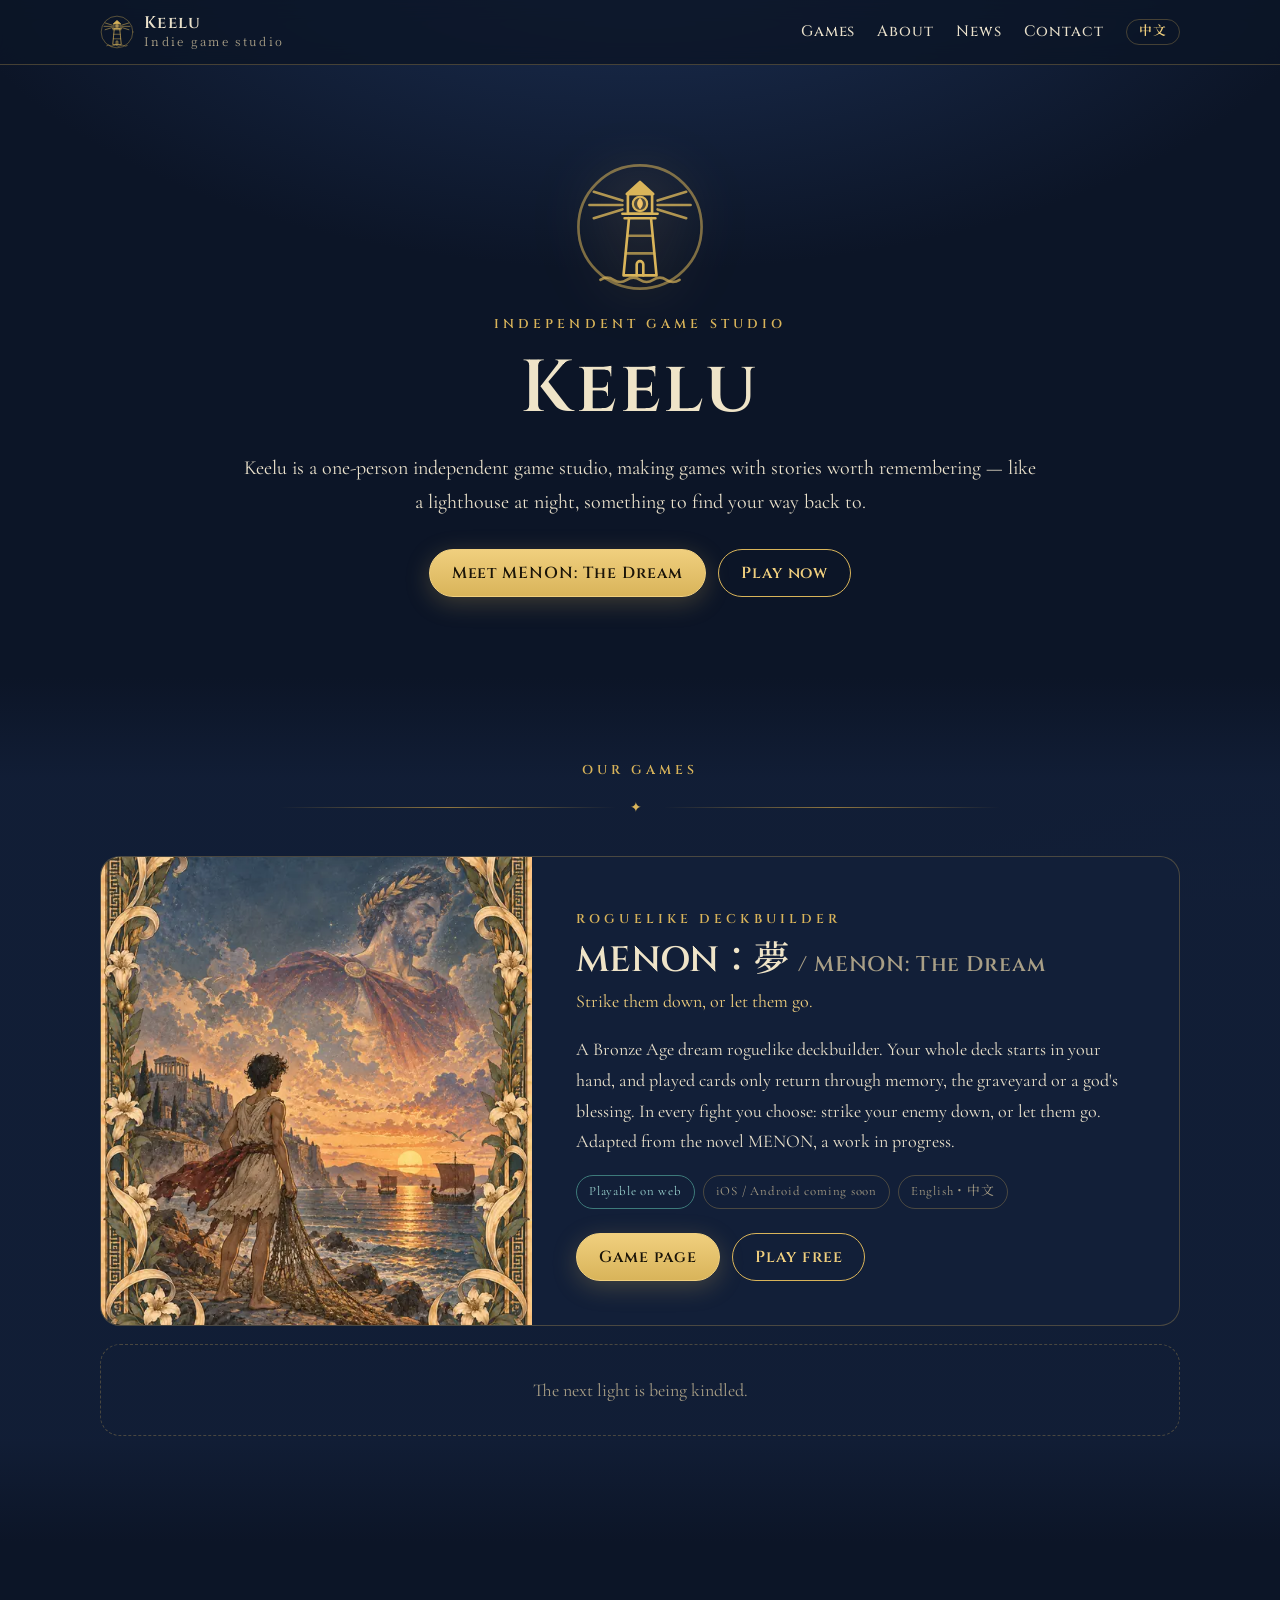
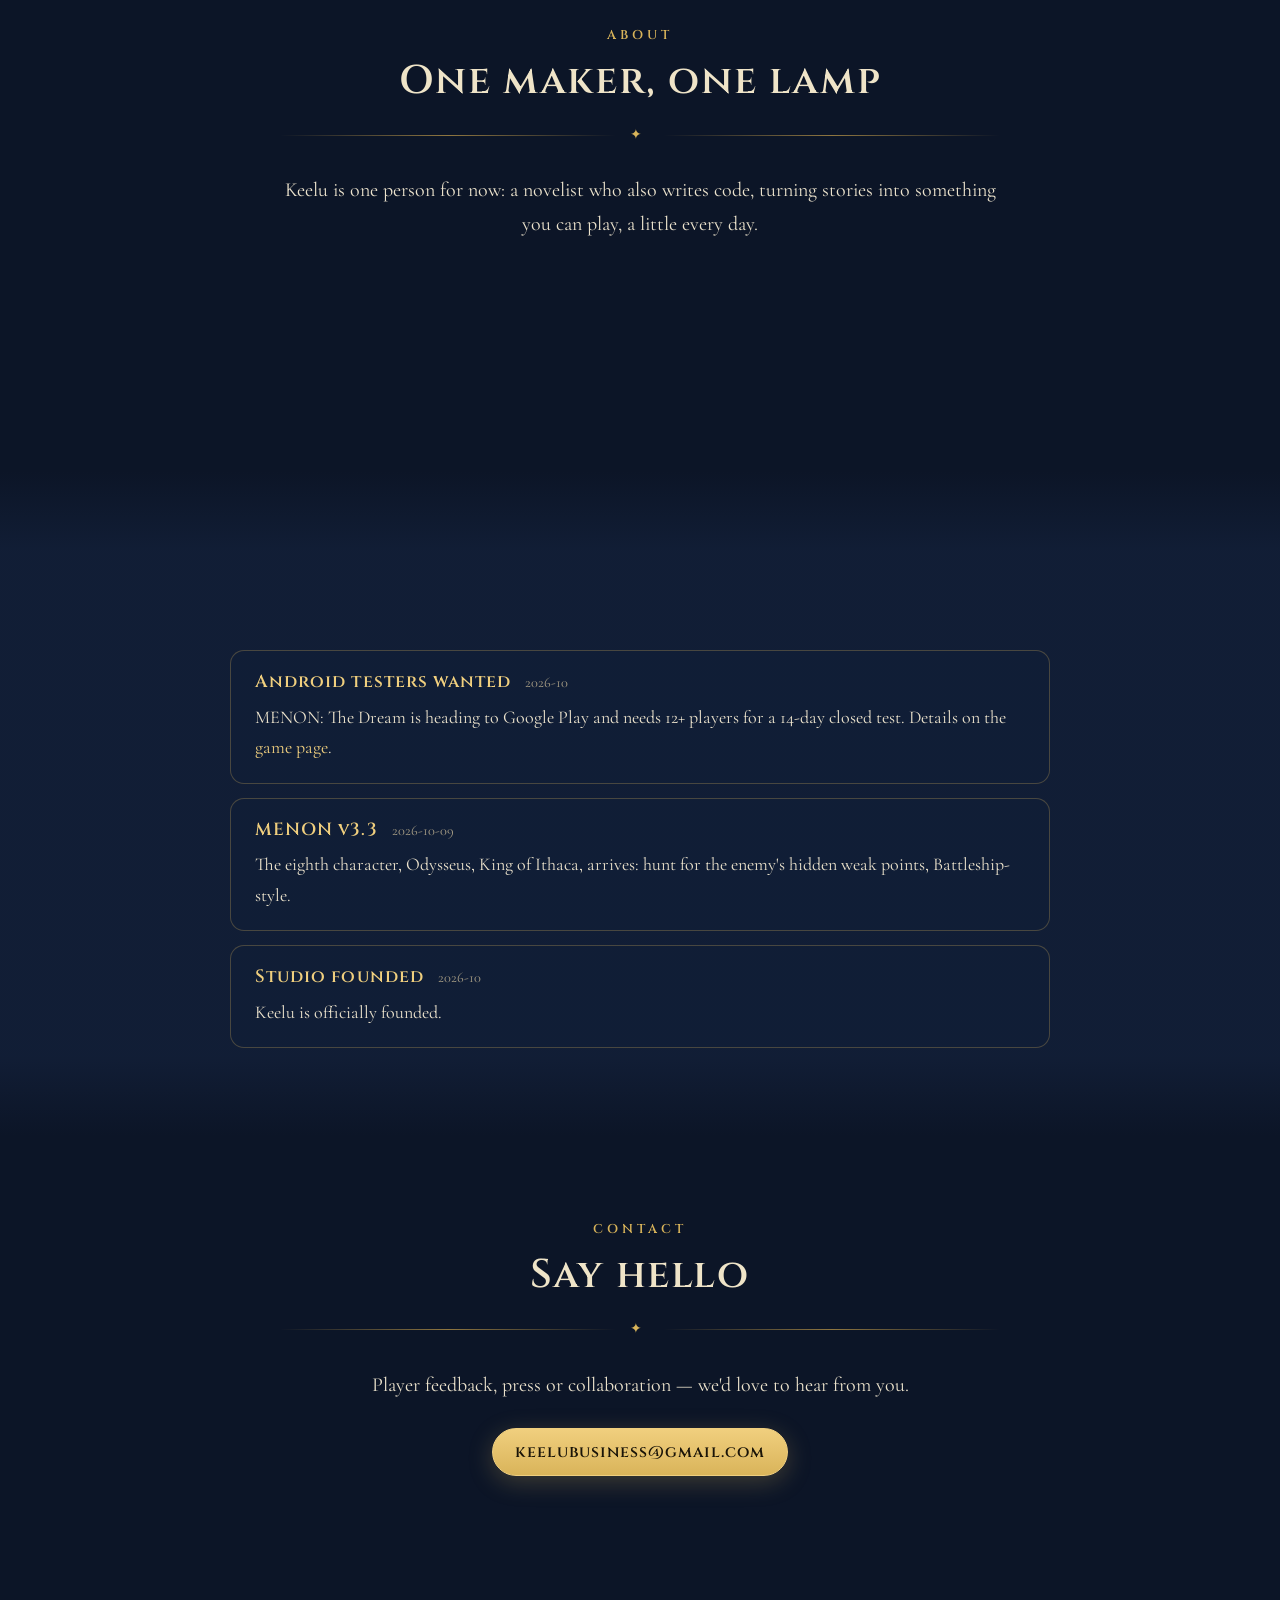
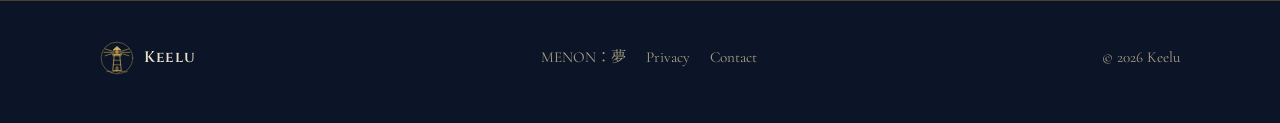
<file: index.html>
<!doctype html>
<html lang="zh-Hant" data-lang="zh" data-title-zh="Keelu 獨立遊戲工作室" data-title-en="Keelu — Independent Game Studio">
<head>
<meta charset="utf-8">
<meta name="viewport" content="width=device-width, initial-scale=1">
<title>Keelu 獨立遊戲工作室</title>
<meta name="description" content="Keelu 是一人獨立遊戲工作室，做有故事的遊戲。首款作品：青銅時代的夢境卡牌肉鴿《MENON：夢》。">
<meta name="theme-color" content="#0c1527">
<link rel="icon" href="assets/img/keelu-mark.svg" type="image/svg+xml">
<meta property="og:type" content="website">
<meta property="og:url" content="https://keelugames.github.io/">
<meta property="og:title" content="Keelu">
<meta property="og:description" content="An independent studio making story-driven games. First title: MENON: The Dream, a Bronze Age dream roguelike deckbuilder.">
<meta property="og:image" content="https://keelugames.github.io/assets/img/og-studio.jpg">
<meta name="twitter:card" content="summary_large_image">
<link rel="preconnect" href="https://fonts.googleapis.com">
<link rel="preconnect" href="https://fonts.gstatic.com" crossorigin>
<link href="https://fonts.googleapis.com/css2?family=Cinzel:wght@500;600;700&family=Cormorant+Garamond:ital,wght@0,400;0,500;0,600;1,500&family=Noto+Serif+TC:wght@400;500;700&display=swap" rel="stylesheet">
<link rel="stylesheet" href="assets/css/site.css">
<script defer src="assets/js/site.js"></script>
</head>
<body>
<a class="skip" href="#main"><span lang="zh">跳到內容</span><span lang="en">Skip to content</span></a>

<header class="site-head">
  <div class="wrap">
    <a class="brand" href="./">
      <img src="assets/img/keelu-mark.svg" alt="" width="34" height="34">
      <span>Keelu<small><span lang="zh">獨立遊戲工作室</span><span lang="en">Indie game studio</span></small></span>
    </a>
    <button class="menu-btn" aria-label="Menu" aria-expanded="false"><svg width="24" height="24" viewBox="0 0 24 24" fill="none" stroke="currentColor" stroke-width="2"><path d="M4 7h16M4 12h16M4 17h16"/></svg></button>
    <nav class="nav" aria-label="Main">
      <a href="#games"><span lang="zh">作品</span><span lang="en">Games</span></a>
      <a href="#about"><span lang="zh">關於</span><span lang="en">About</span></a>
      <a href="#news"><span lang="zh">最新消息</span><span lang="en">News</span></a>
      <a href="#contact"><span lang="zh">聯絡</span><span lang="en">Contact</span></a>
      <button class="lang-btn" data-lang-toggle type="button">English</button>
    </nav>
  </div>
</header>

<main id="main">
  <section class="studio-hero">
    <div class="wrap">
      <img class="mark" src="assets/img/keelu-mark.svg" alt="Keelu" width="132" height="132">
      <p class="eyebrow"><span lang="zh">獨立遊戲工作室</span><span lang="en">Independent game studio</span></p>
      <h1>Keelu</h1>
      <p class="lead">
        <span lang="zh">Keelu 是一個人的獨立遊戲工作室。我們想做的，是有故事、值得記住的遊戲——像夜裡的燈塔，讓人找得到回來的路。</span>
        <span lang="en">Keelu is a one-person independent game studio, making games with stories worth remembering — like a lighthouse at night, something to find your way back to.</span>
      </p>
      <div class="btn-row">
        <a class="btn primary" href="games/menon/"><span lang="zh">認識《MENON：夢》</span><span lang="en">Meet MENON: The Dream</span></a>
        <a class="btn" href="https://tg4424.github.io/menon/" target="_blank" rel="noopener"><span lang="zh">直接試玩</span><span lang="en">Play now</span></a>
      </div>
    </div>
  </section>

  <section id="games" class="band">
    <div class="wrap">
      <div class="section-head reveal">
        <p class="eyebrow"><span lang="zh">作品</span><span lang="en">Our games</span></p>
        <div class="orn"><span>✦</span></div>
      </div>

      <article class="game-card reveal">
        <div class="art"><img src="assets/img/title_art.webp" alt="MENON: The Dream key art — a boy on the shore beneath a god in the clouds" loading="lazy" width="560" height="840"></div>
        <div class="body">
          <p class="eyebrow">Roguelike Deckbuilder</p>
          <h3>MENON：夢 <span class="muted" style="font-size:.6em;letter-spacing:.04em">/ MENON: The Dream</span></h3>
          <p class="tagline"><span lang="zh">可以擊倒，也可以放過。</span><span lang="en">Strike them down, or let them go.</span></p>
          <p>
            <span lang="zh">青銅時代的夢境卡牌肉鴿。整副牌都在手上，出掉的牌要靠記憶、墓園或神的祝福才拿得回來；每一場戰鬥，你都能選擇擊倒敵人或放過他們。改編自創作中的小說《米農》。</span>
            <span lang="en">A Bronze Age dream roguelike deckbuilder. Your whole deck starts in your hand, and played cards only return through memory, the graveyard or a god's blessing. In every fight you choose: strike your enemy down, or let them go. Adapted from the novel MENON, a work in progress.</span>
          </p>
          <div class="chips">
            <span class="chip live"><span lang="zh">網頁版可玩</span><span lang="en">Playable on web</span></span>
            <span class="chip"><span lang="zh">iOS／Android 即將推出</span><span lang="en">iOS / Android coming soon</span></span>
            <span class="chip"><span lang="zh">中文・English</span><span lang="en">English・中文</span></span>
          </div>
          <div class="btn-row">
            <a class="btn primary" href="games/menon/"><span lang="zh">遊戲介紹</span><span lang="en">Game page</span></a>
            <a class="btn" href="https://tg4424.github.io/menon/" target="_blank" rel="noopener"><span lang="zh">免費試玩</span><span lang="en">Play free</span></a>
          </div>
        </div>
      </article>
      <p class="soon reveal"><span lang="zh">下一盞燈，正在點亮。</span><span lang="en">The next light is being kindled.</span></p>
    </div>
  </section>

  <section id="about">
    <div class="wrap">
      <div class="section-head reveal">
        <p class="eyebrow"><span lang="zh">關於我們</span><span lang="en">About</span></p>
        <h2><span lang="zh">一個人，一盞燈</span><span lang="en">One maker, one lamp</span></h2>
        <div class="orn"><span>✦</span></div>
        <p class="lead" style="margin:0 auto">
          <span lang="zh">Keelu 目前只有一個人：寫小說，也寫程式，每天用零碎的時間把故事做成可以玩的東西。</span>
          <span lang="en">Keelu is one person for now: a novelist who also writes code, turning stories into something you can play, a little every day.</span>
        </p>
      </div>
      <div class="pillars reveal">
        <div>
          <h3><span lang="zh">故事先行</span><span lang="en">Story first</span></h3>
          <p><span lang="zh">每款遊戲都從一個故事開始。《MENON：夢》跟著小說《米農》一起長大。</span><span lang="en">Every game starts from a story. MENON: The Dream grows alongside the novel it comes from.</span></p>
        </div>
        <div>
          <h3><span lang="zh">選擇有重量</span><span lang="en">Choices that weigh</span></h3>
          <p><span lang="zh">我們喜歡讓玩家停下來想一想的設計：這張牌要不要打、這個人要不要放過。</span><span lang="en">We like designs that make you pause: play this card or keep it, strike or spare.</span></p>
        </div>
        <div>
          <h3><span lang="zh">持續點燈</span><span lang="en">Keep the light on</span></h3>
          <p><span lang="zh">遊戲上線後持續更新，並公開更新紀錄，聽玩家的聲音調整。</span><span lang="en">Games keep growing after launch, with public update logs shaped by player feedback.</span></p>
        </div>
      </div>
    </div>
  </section>

  <section id="news" class="band">
    <div class="wrap">
      <div class="section-head reveal">
        <p class="eyebrow"><span lang="zh">最新消息</span><span lang="en">News</span></p>
        <div class="orn"><span>✦</span></div>
      </div>
      <div class="news reveal">
        <article>
          <div class="meta"><span class="ver"><span lang="zh">招募 Android 測試員</span><span lang="en">Android testers wanted</span></span><time datetime="2026-10">2026-10</time></div>
          <p style="margin:0"><span lang="zh">《MENON：夢》準備上架 Google Play，需要 12 位以上的玩家參加 14 天封閉測試。詳情請見 <a href="games/menon/#test">遊戲頁</a>。</span><span lang="en">MENON: The Dream is heading to Google Play and needs 12+ players for a 14-day closed test. Details on the <a href="games/menon/#test">game page</a>.</span></p>
        </article>
        <article>
          <div class="meta"><span class="ver">MENON v3.3</span><time datetime="2026-10-09">2026-10-09</time></div>
          <p style="margin:0"><span lang="zh">第八位角色 Odysseus（伊薩卡的王）登場：像戰艦棋一樣找出敵人身上的弱點。</span><span lang="en">The eighth character, Odysseus, King of Ithaca, arrives: hunt for the enemy's hidden weak points, Battleship-style.</span></p>
        </article>
        <article>
          <div class="meta"><span class="ver"><span lang="zh">工作室成立</span><span lang="en">Studio founded</span></span><time datetime="2026-10">2026-10</time></div>
          <p style="margin:0"><span lang="zh">Keelu 工作室正式成立。</span><span lang="en">Keelu is officially founded.</span></p>
        </article>
      </div>
    </div>
  </section>

  <section id="contact">
    <div class="wrap" style="text-align:center">
      <div class="section-head reveal">
        <p class="eyebrow"><span lang="zh">聯絡</span><span lang="en">Contact</span></p>
        <h2><span lang="zh">來信、合作、媒體</span><span lang="en">Say hello</span></h2>
        <div class="orn"><span>✦</span></div>
        <p class="lead" style="margin:0 auto 26px"><span lang="zh">玩家回饋、媒體採訪或合作邀約，都歡迎寫信給我們。</span><span lang="en">Player feedback, press or collaboration — we'd love to hear from you.</span></p>
        <a class="btn primary" href="mailto:keelubusiness@gmail.com">keelubusiness@gmail.com</a>
      </div>
      <div class="socials reveal" data-social-group style="margin-top:28px">
        <a data-social="x" hidden target="_blank" rel="noopener">X</a>
        <a data-social="instagram" hidden target="_blank" rel="noopener">Instagram</a>
        <a data-social="threads" hidden target="_blank" rel="noopener">Threads</a>
        <a data-social="discord" hidden target="_blank" rel="noopener">Discord</a>
      </div>
    </div>
  </section>
</main>

<footer class="site-foot">
  <div class="wrap">
    <a class="brand" href="./"><img src="assets/img/keelu-mark.svg" alt="" width="28" height="28"><span>Keelu</span></a>
    <div class="foot-links">
      <a href="games/menon/">MENON：夢</a>
      <a href="https://tg4424.github.io/menon/privacy.html" target="_blank" rel="noopener"><span lang="zh">隱私權政策</span><span lang="en">Privacy</span></a>
      <a href="mailto:keelubusiness@gmail.com"><span lang="zh">聯絡我們</span><span lang="en">Contact</span></a>
    </div>
    <div>© <span data-year>2026</span> Keelu</div>
  </div>
</footer>
</body>
</html>
</file>
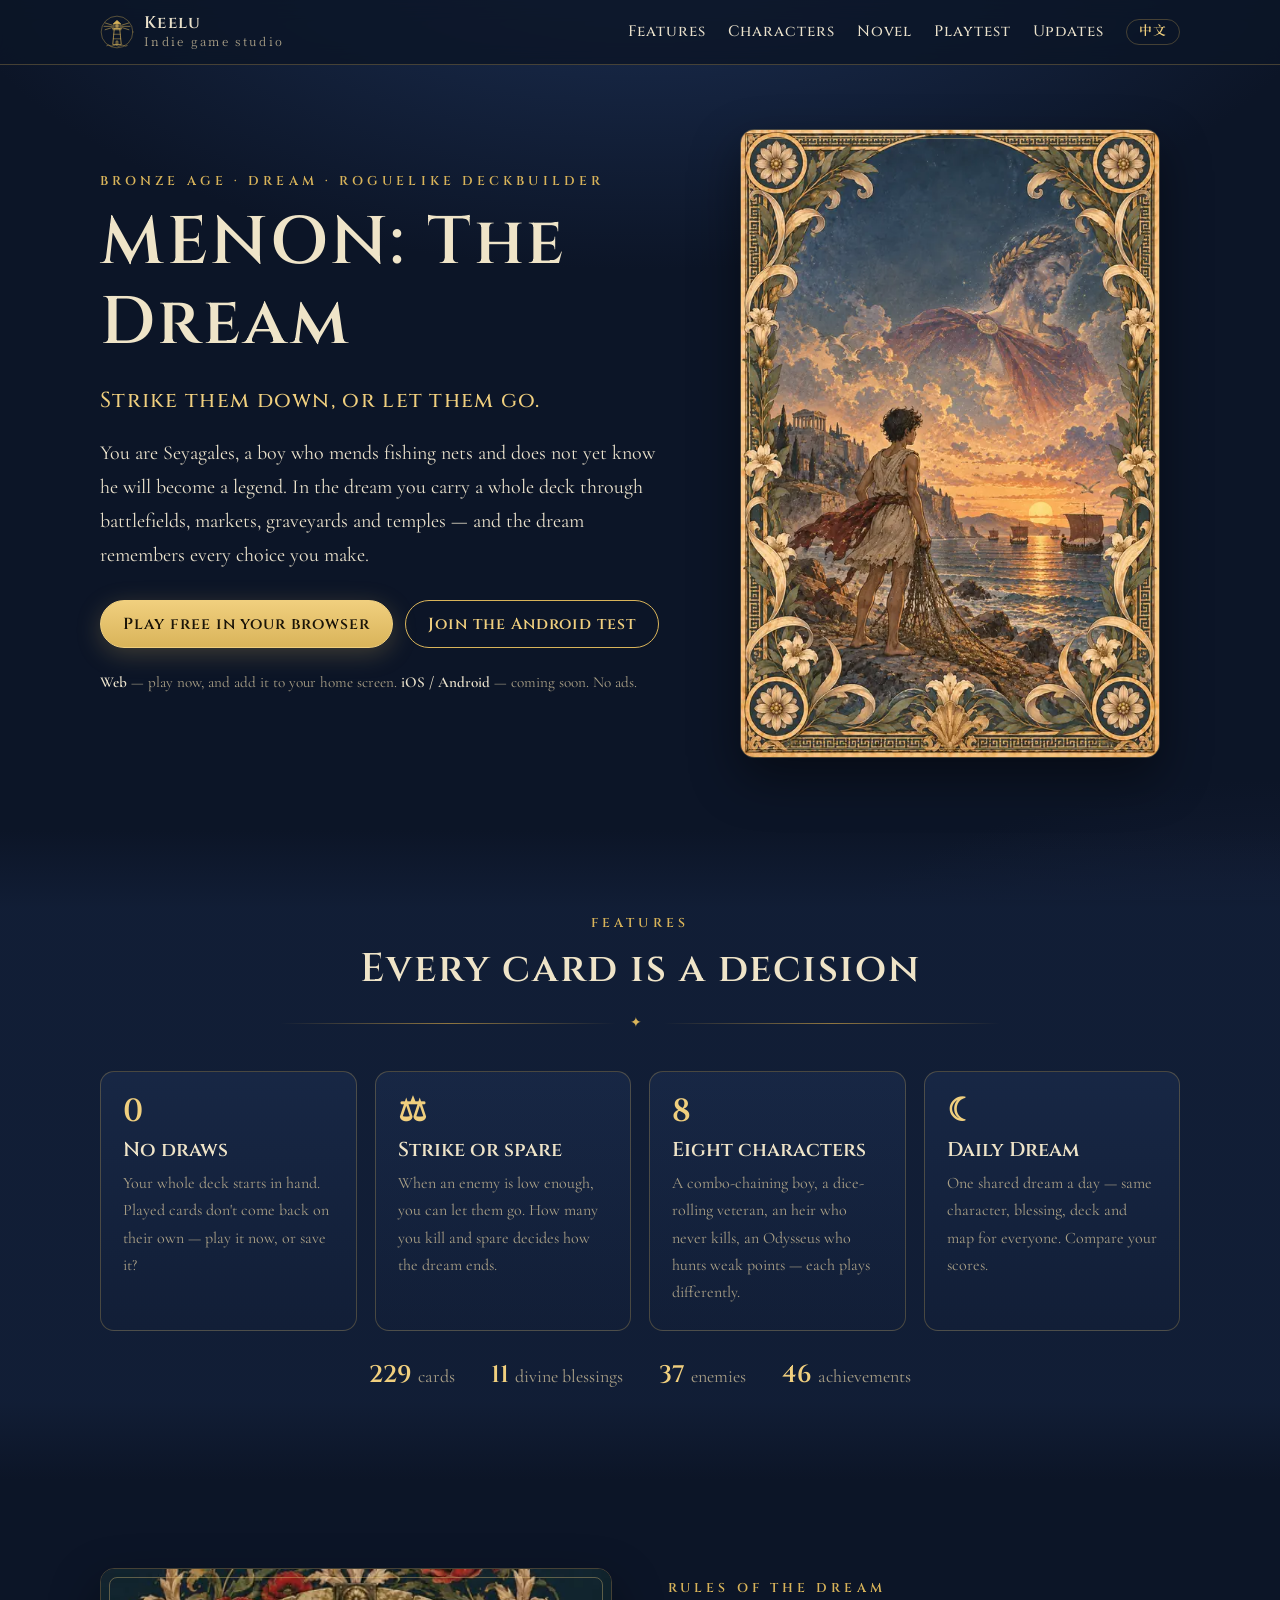
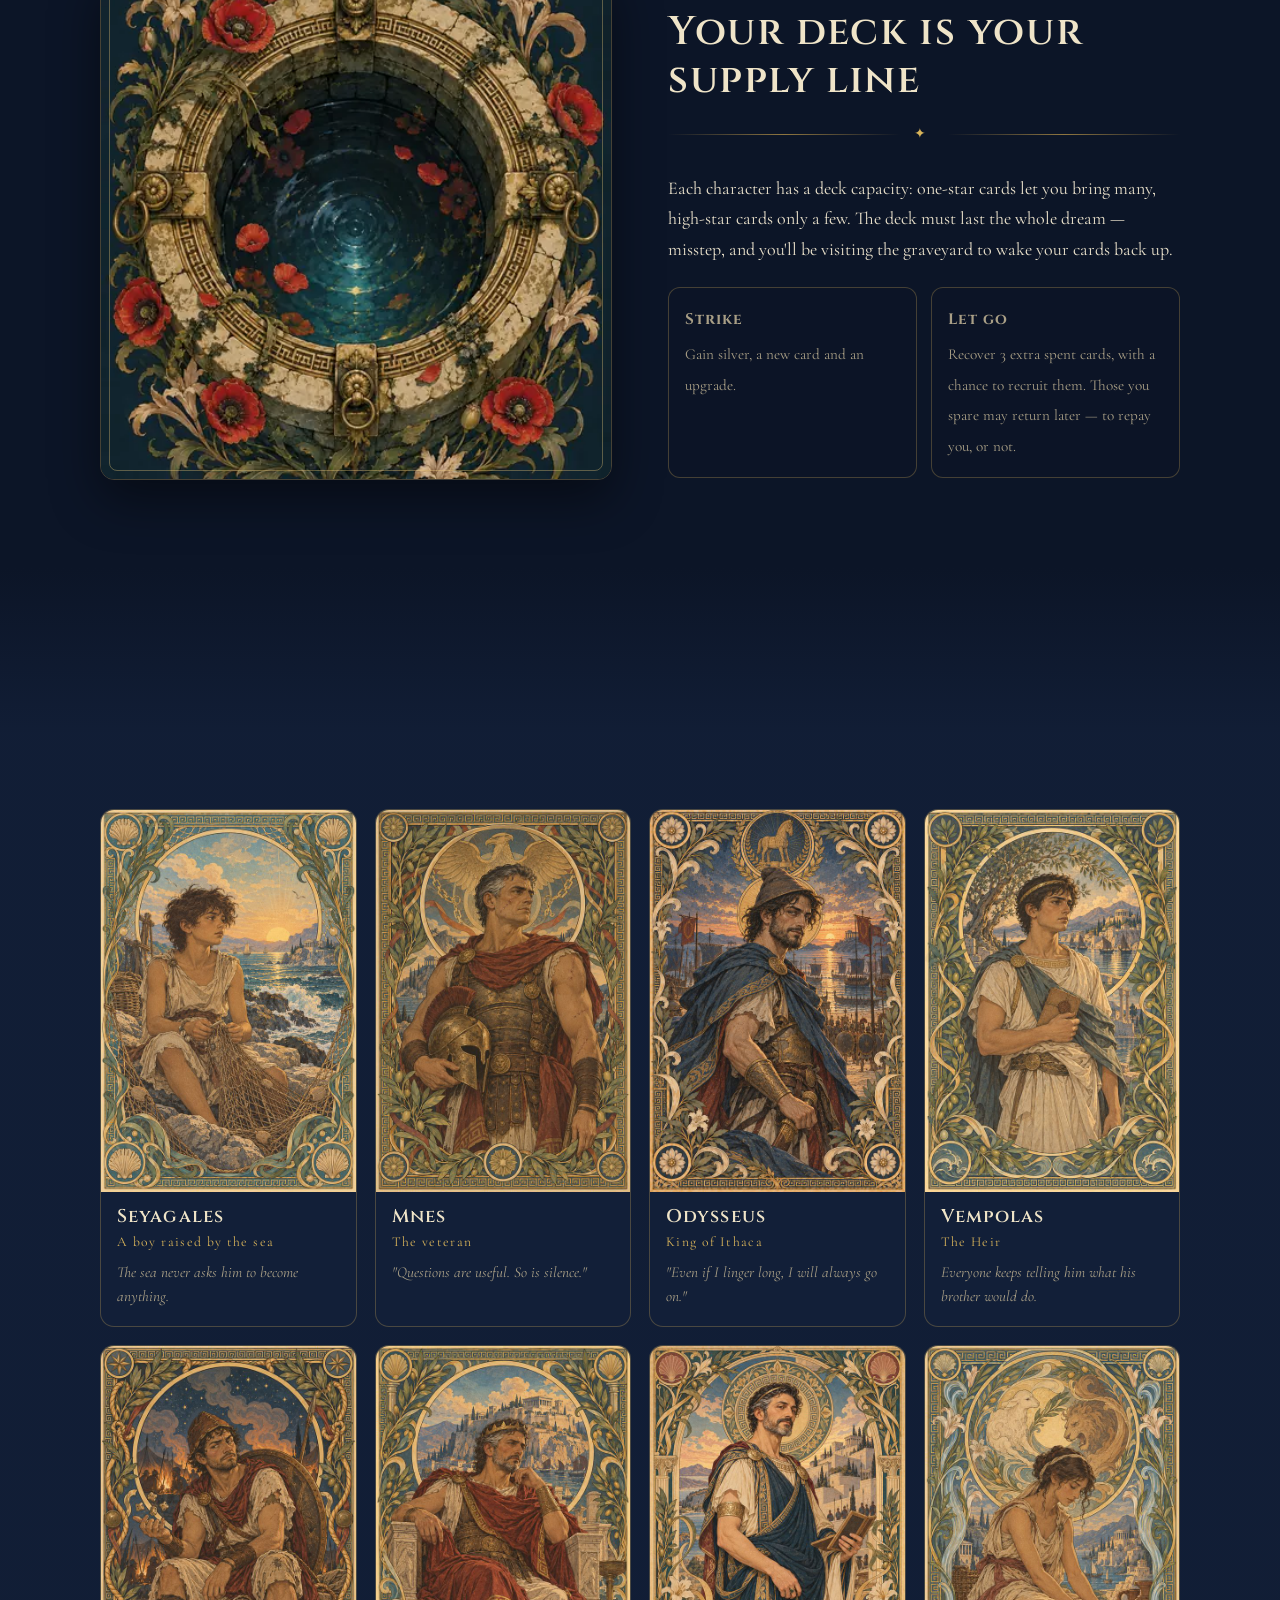
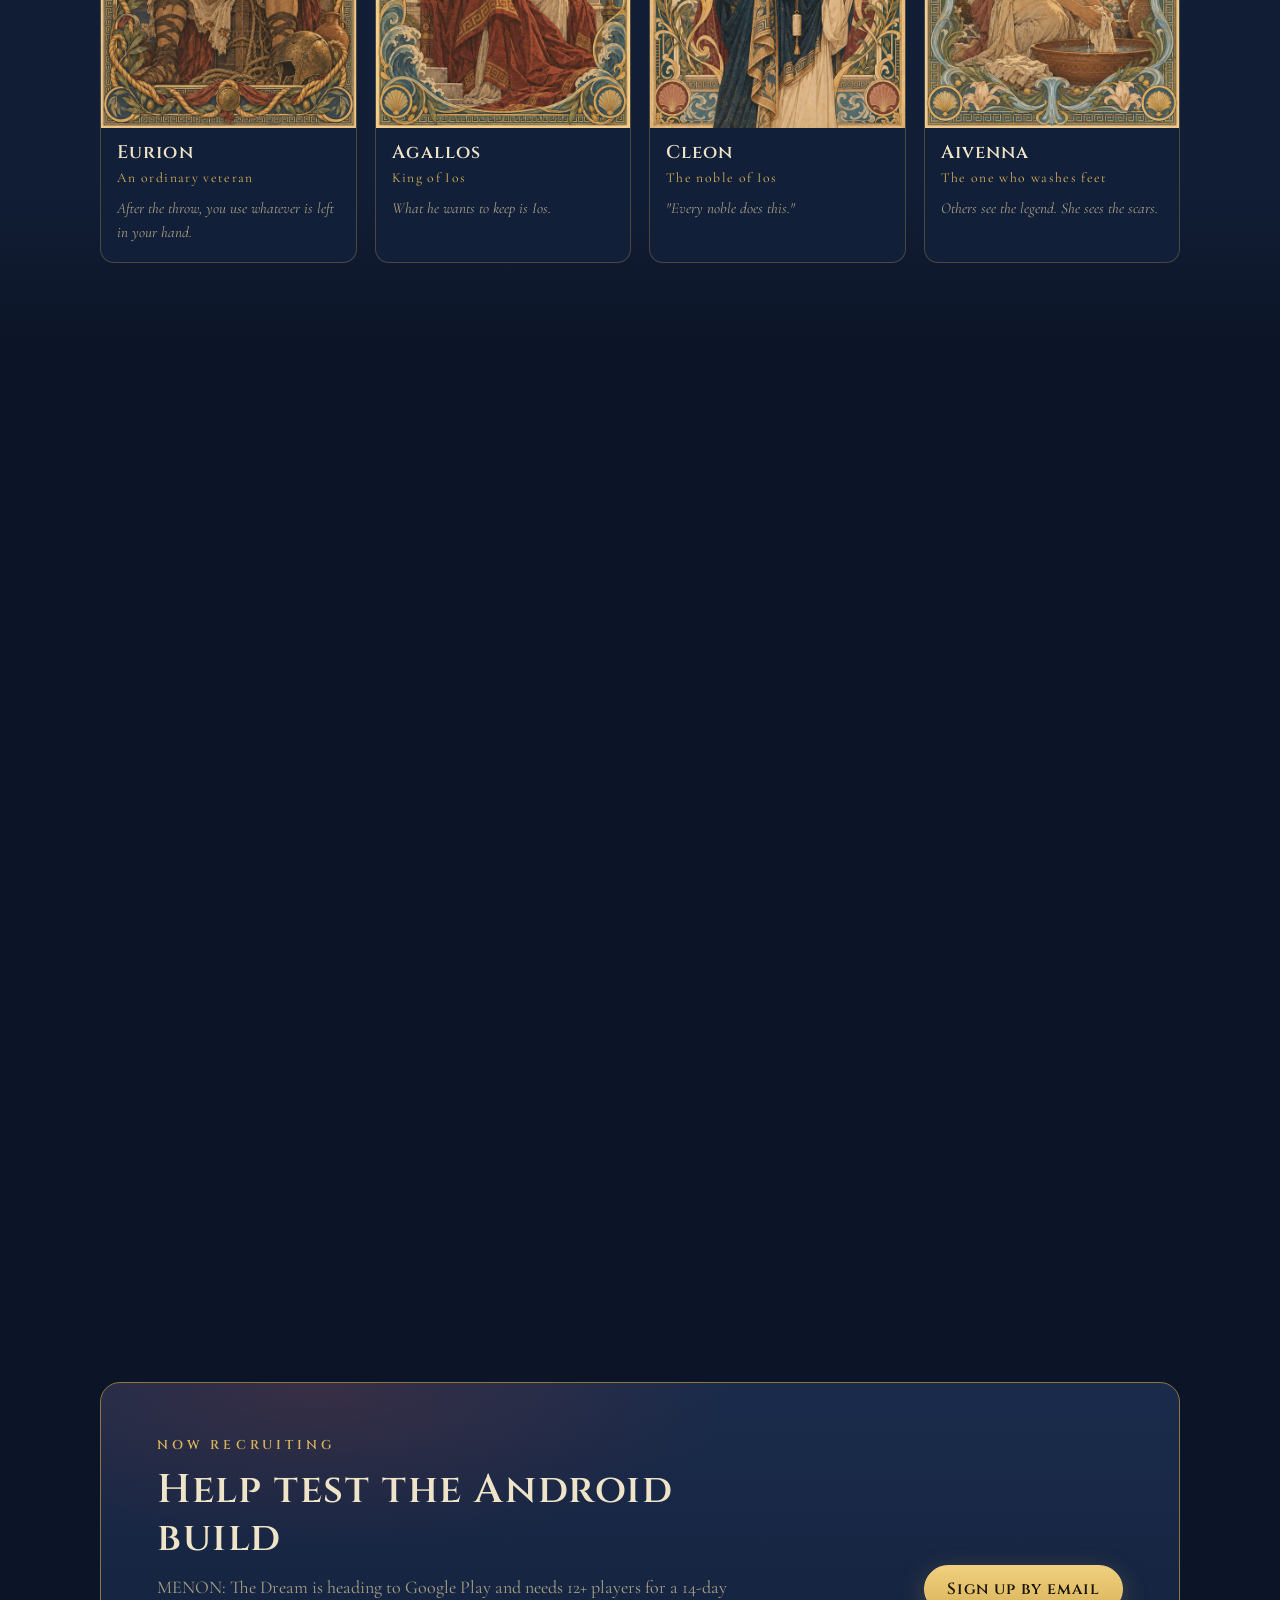
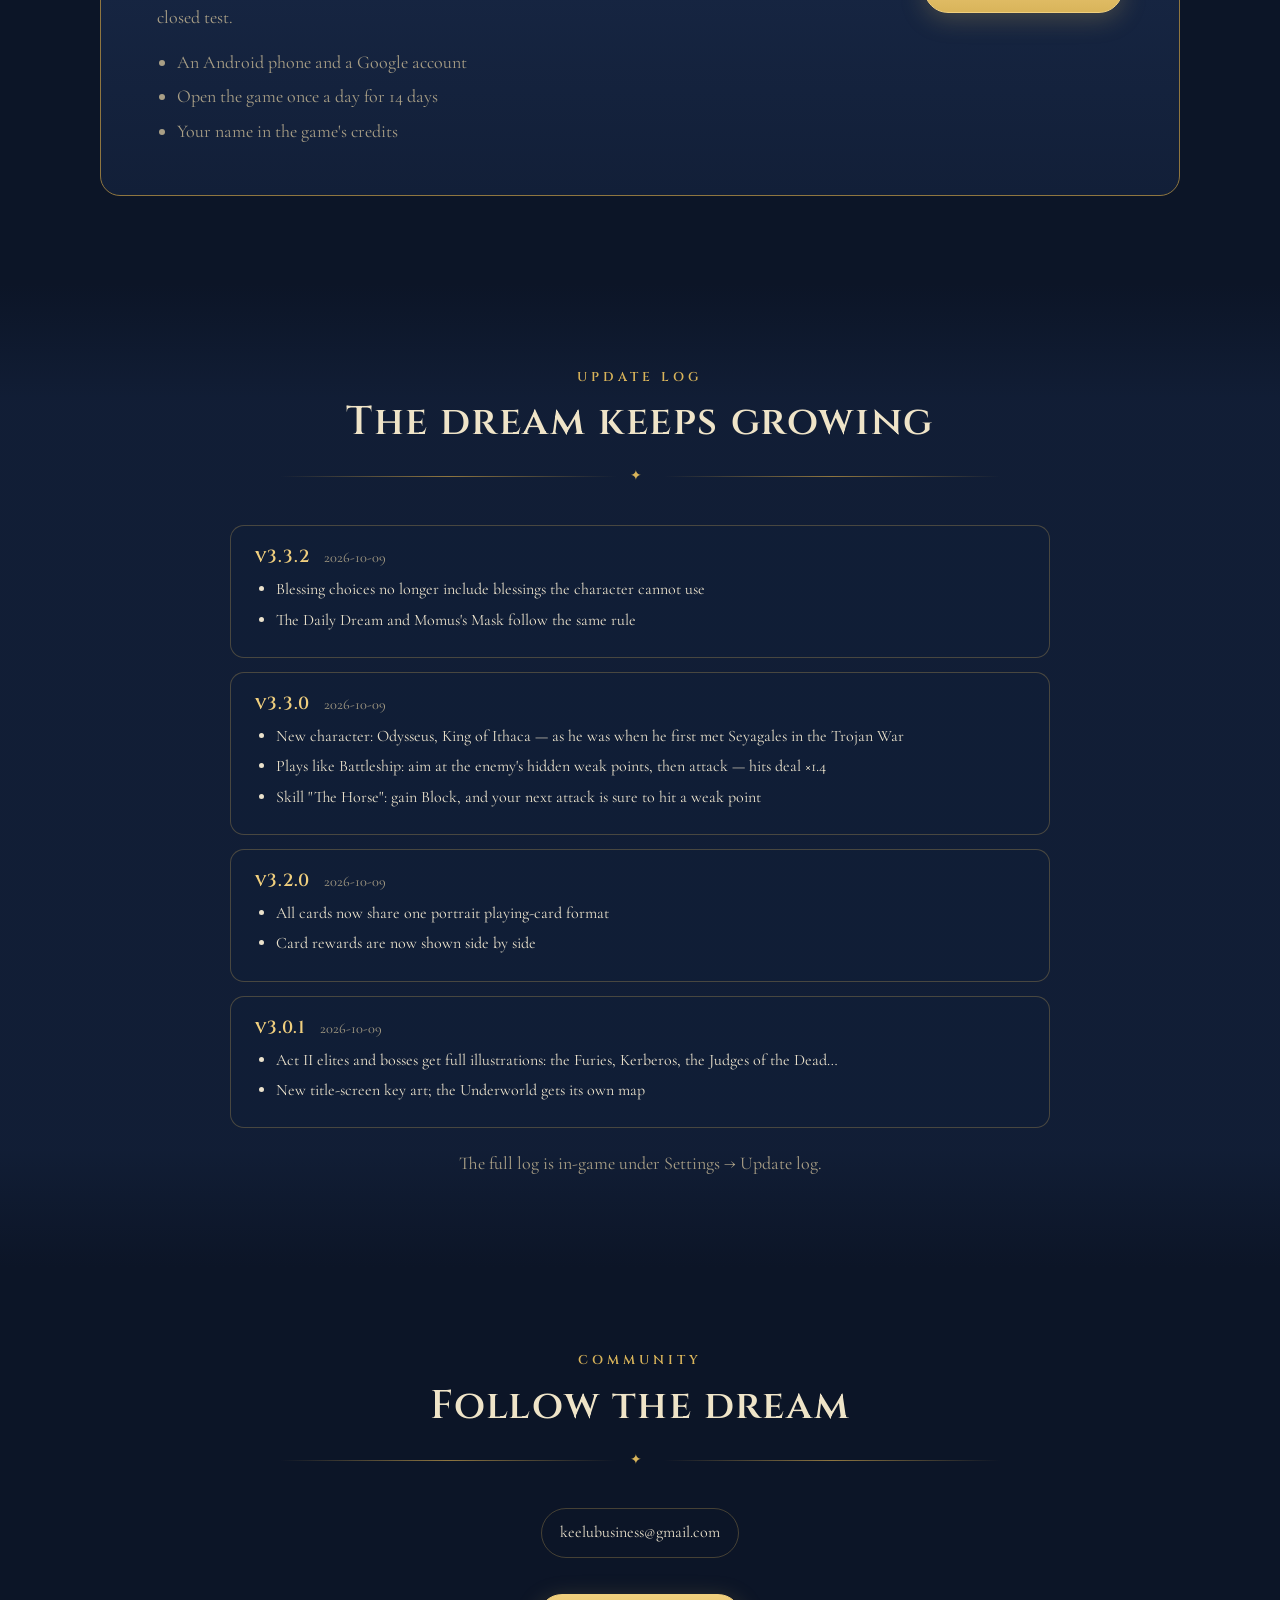
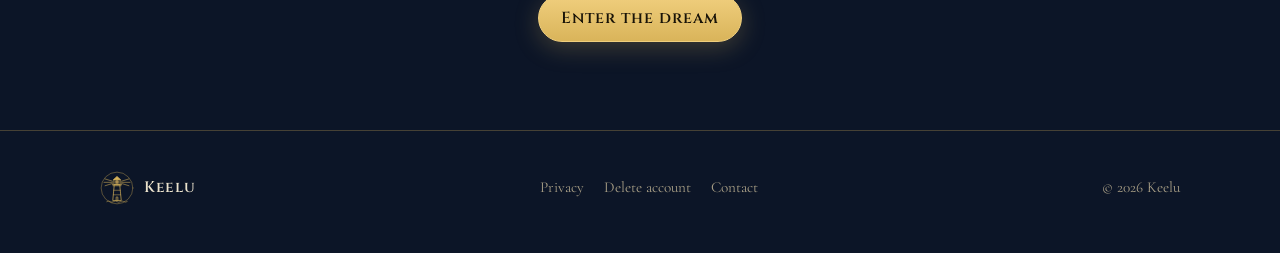
<file: games/menon/index.html>
<!doctype html>
<html lang="zh-Hant" data-lang="zh" data-title-zh="MENON：夢｜青銅時代的夢境卡牌肉鴿" data-title-en="MENON: The Dream — a Bronze Age dream roguelike deckbuilder">
<head>
<meta charset="utf-8">
<meta name="viewport" content="width=device-width, initial-scale=1">
<title>MENON：夢｜青銅時代的夢境卡牌肉鴿</title>
<meta name="description" content="《MENON：夢》是青銅時代的夢境卡牌肉鴿：整副牌都在手上，每場戰鬥都可以擊倒敵人，也可以放過他們。免費在瀏覽器試玩。">
<meta name="theme-color" content="#0c1527">
<link rel="icon" href="../../assets/img/menon-favicon-32.png" type="image/png">
<link rel="apple-touch-icon" href="../../assets/img/menon-icon-180.png">
<meta property="og:type" content="website">
<meta property="og:url" content="https://keelugames.github.io/games/menon/">
<meta property="og:title" content="MENON: The Dream">
<meta property="og:description" content="A Bronze Age dream roguelike deckbuilder. Strike them down, or let them go. Play free in your browser.">
<meta property="og:image" content="https://keelugames.github.io/assets/img/og-menon.jpg">
<meta name="twitter:card" content="summary_large_image">
<link rel="preconnect" href="https://fonts.googleapis.com">
<link rel="preconnect" href="https://fonts.gstatic.com" crossorigin>
<link href="https://fonts.googleapis.com/css2?family=Cinzel:wght@500;600;700&family=Cormorant+Garamond:ital,wght@0,400;0,500;0,600;1,500&family=Noto+Serif+TC:wght@400;500;700&display=swap" rel="stylesheet">
<link rel="stylesheet" href="../../assets/css/site.css">
<script defer src="../../assets/js/site.js"></script>
</head>
<body>
<a class="skip" href="#main"><span lang="zh">跳到內容</span><span lang="en">Skip to content</span></a>

<header class="site-head">
  <div class="wrap">
    <a class="brand" href="../../">
      <img src="../../assets/img/keelu-mark.svg" alt="" width="34" height="34">
      <span>Keelu<small><span lang="zh">獨立遊戲工作室</span><span lang="en">Indie game studio</span></small></span>
    </a>
    <button class="menu-btn" aria-label="Menu" aria-expanded="false"><svg width="24" height="24" viewBox="0 0 24 24" fill="none" stroke="currentColor" stroke-width="2"><path d="M4 7h16M4 12h16M4 17h16"/></svg></button>
    <nav class="nav" aria-label="Main">
      <a href="#features"><span lang="zh">特色</span><span lang="en">Features</span></a>
      <a href="#characters"><span lang="zh">角色</span><span lang="en">Characters</span></a>
      <a href="#novel"><span lang="zh">小說</span><span lang="en">Novel</span></a>
      <a href="#test"><span lang="zh">測試招募</span><span lang="en">Playtest</span></a>
      <a href="#updates"><span lang="zh">更新</span><span lang="en">Updates</span></a>
      <button class="lang-btn" data-lang-toggle type="button">English</button>
    </nav>
  </div>
</header>

<main id="main">
  <!-- HERO -->
  <section class="hero">
    <div class="wrap hero-grid">
      <div>
        <p class="eyebrow"><span lang="zh">青銅時代・夢境・卡牌肉鴿</span><span lang="en">Bronze Age · Dream · Roguelike deckbuilder</span></p>
        <h1><span lang="zh">MENON：夢</span><span lang="en">MENON: The Dream</span></h1>
        <p class="sub"><span lang="zh">可以擊倒，也可以放過。</span><span lang="en">Strike them down, or let them go.</span></p>
        <p class="lead">
          <span lang="zh">你是補網的少年 Seyagales，還不知道自己會成為傳說。在夢裡，你帶著一整副牌走過戰場、商店、墓園與神殿——而夢會記得你的每一個選擇。</span>
          <span lang="en">You are Seyagales, a boy who mends fishing nets and does not yet know he will become a legend. In the dream you carry a whole deck through battlefields, markets, graveyards and temples — and the dream remembers every choice you make.</span>
        </p>
        <div class="btn-row">
          <a class="btn primary" href="https://tg4424.github.io/menon/" target="_blank" rel="noopener"><span lang="zh">免費試玩（網頁版）</span><span lang="en">Play free in your browser</span></a>
          <a class="btn" href="#test"><span lang="zh">報名 Android 測試</span><span lang="en">Join the Android test</span></a>
        </div>
        <p class="platforms">
          <span lang="zh"><b>網頁版</b>現在就能玩，手機可加到主畫面。<b>iOS／Android</b> 即將推出。無廣告。</span>
          <span lang="en"><b>Web</b> — play now, and add it to your home screen. <b>iOS / Android</b> — coming soon. No ads.</span>
        </p>
      </div>
      <div class="hero-art frame">
        <img src="../../assets/img/title_art.webp" alt="A boy stands on a Bronze Age shore at sunset while a god's face forms in the clouds" width="560" height="840">
      </div>
    </div>
  </section>

  <!-- FEATURES -->
  <section id="features" class="band">
    <div class="wrap">
      <div class="section-head reveal">
        <p class="eyebrow"><span lang="zh">遊戲特色</span><span lang="en">Features</span></p>
        <h2><span lang="zh">每一張牌，都要想清楚</span><span lang="en">Every card is a decision</span></h2>
        <div class="orn"><span>✦</span></div>
      </div>
      <div class="features reveal">
        <div class="feature">
          <div class="num">0</div>
          <h3><span lang="zh">沒有抽牌</span><span lang="en">No draws</span></h3>
          <p><span lang="zh">開局整副牌都在手上。出掉的牌不會自己回來，現在出，還是留到後面？</span><span lang="en">Your whole deck starts in hand. Played cards don't come back on their own — play it now, or save it?</span></p>
        </div>
        <div class="feature">
          <div class="num">⚖</div>
          <h3><span lang="zh">擊倒或放過</span><span lang="en">Strike or spare</span></h3>
          <p><span lang="zh">敵人生命夠低時可以放過他。你殺與放的次數，會決定這場夢怎麼結束。</span><span lang="en">When an enemy is low enough, you can let them go. How many you kill and spare decides how the dream ends.</span></p>
        </div>
        <div class="feature">
          <div class="num">8</div>
          <h3><span lang="zh">八位角色</span><span lang="en">Eight characters</span></h3>
          <p><span lang="zh">連擊的少年、擲骰的老兵、不殺人的繼承人、像戰艦棋一樣找弱點的奧德修斯……每位都是不同的玩法。</span><span lang="en">A combo-chaining boy, a dice-rolling veteran, an heir who never kills, an Odysseus who hunts weak points — each plays differently.</span></p>
        </div>
        <div class="feature">
          <div class="num">☾</div>
          <h3><span lang="zh">每日夢境</span><span lang="en">Daily Dream</span></h3>
          <p><span lang="zh">每天一個所有人共用的夢：同樣的角色、祝福、牌組與地圖，比比看誰走得最遠。</span><span lang="en">One shared dream a day — same character, blessing, deck and map for everyone. Compare your scores.</span></p>
        </div>
      </div>
      <div class="stats reveal">
        <span><b>229</b><span lang="zh">張卡牌</span><span lang="en">cards</span></span>
        <span><b>11</b><span lang="zh">位神祇的祝福</span><span lang="en">divine blessings</span></span>
        <span><b>37</b><span lang="zh">種敵人</span><span lang="en">enemies</span></span>
        <span><b>46</b><span lang="zh">個成就</span><span lang="en">achievements</span></span>
      </div>
    </div>
  </section>

  <!-- MERCY SPLIT -->
  <section>
    <div class="wrap split">
      <div class="split-art frame reveal"><img src="../../assets/img/dream_well.webp" alt="A stone well ringed with red poppies, its water glowing in the dark" loading="lazy" width="440" height="440"></div>
      <div class="reveal">
        <p class="eyebrow"><span lang="zh">夢的規則</span><span lang="en">Rules of the dream</span></p>
        <h2><span lang="zh">牌是補給，不是彈藥</span><span lang="en">Your deck is your supply line</span></h2>
        <div class="orn"><span>✦</span></div>
        <p><span lang="zh">每位角色都有自己的牌組容量：帶一星牌能帶很多張，帶高星牌只能帶幾張。整副牌要撐完整場夢，走錯一步，就得到墓園去把牌喚醒。</span><span lang="en">Each character has a deck capacity: one-star cards let you bring many, high-star cards only a few. The deck must last the whole dream — misstep, and you'll be visiting the graveyard to wake your cards back up.</span></p>
        <div class="choice">
          <div><b><span lang="zh">擊倒</span><span lang="en">Strike</span></b><span><span lang="zh">拿到銀幣、一張新牌，再挑一個強化。</span><span lang="en">Gain silver, a new card and an upgrade.</span></span></div>
          <div><b><span lang="zh">放過</span><span lang="en">Let go</span></b><span><span lang="zh">多取回 3 張用掉的牌，還有機會招募對方。被你放過的人，之後可能回來報恩——或報仇。</span><span lang="en">Recover 3 extra spent cards, with a chance to recruit them. Those you spare may return later — to repay you, or not.</span></span></div>
        </div>
      </div>
    </div>
  </section>

  <!-- CHARACTERS -->
  <section id="characters" class="band">
    <div class="wrap">
      <div class="section-head reveal">
        <p class="eyebrow"><span lang="zh">角色</span><span lang="en">Characters</span></p>
        <h2><span lang="zh">夢裡的人</span><span lang="en">Those who walk the dream</span></h2>
        <div class="orn"><span>✦</span></div>
      </div>
      <div class="chars reveal">
        <figure class="char"><img src="../../assets/img/seyagales.jpg" alt="Seyagales mending a net by the sea" loading="lazy" width="576" height="864"><figcaption><div class="name">Seyagales</div><div class="role"><span lang="zh">海邊長大的少年</span><span lang="en">A boy raised by the sea</span></div><p class="line"><span lang="zh">海不要求他變成什麼。</span><span lang="en">The sea never asks him to become anything.</span></p></figcaption></figure>
        <figure class="char"><img src="../../assets/img/mnes.jpg" alt="Mnes, a veteran in bronze armor holding his helmet" loading="lazy" width="576" height="864"><figcaption><div class="name">Mnes</div><div class="role"><span lang="zh">老兵</span><span lang="en">The veteran</span></div><p class="line"><span lang="zh">「問題有用，沉默也是。」</span><span lang="en">"Questions are useful. So is silence."</span></p></figcaption></figure>
        <figure class="char"><img src="../../assets/img/odysseus.jpg" alt="Odysseus in a blue cloak before ships" loading="lazy" width="576" height="864"><figcaption><div class="name">Odysseus</div><div class="role"><span lang="zh">伊薩卡的王</span><span lang="en">King of Ithaca</span></div><p class="line"><span lang="zh">「即使我駐留許久，我始終會前進。」</span><span lang="en">"Even if I linger long, I will always go on."</span></p></figcaption></figure>
        <figure class="char"><img src="../../assets/img/vempolas.jpg" alt="Vempolas, the heir" loading="lazy" width="576" height="864"><figcaption><div class="name">Vempolas</div><div class="role"><span lang="zh">王位繼承人</span><span lang="en">The Heir</span></div><p class="line"><span lang="zh">每個人都在告訴他，他哥哥會怎麼做。</span><span lang="en">Everyone keeps telling him what his brother would do.</span></p></figcaption></figure>
        <figure class="char"><img src="../../assets/img/eurion.jpg" alt="Eurion, an ordinary veteran" loading="lazy" width="576" height="864"><figcaption><div class="name">Eurion</div><div class="role"><span lang="zh">普通的老兵</span><span lang="en">An ordinary veteran</span></div><p class="line"><span lang="zh">擲下去之後，手上剩什麼就用什麼。</span><span lang="en">After the throw, you use whatever is left in your hand.</span></p></figcaption></figure>
        <figure class="char"><img src="../../assets/img/agallos.jpg" alt="Agallos, King of Ios" loading="lazy" width="576" height="864"><figcaption><div class="name">Agallos</div><div class="role"><span lang="zh">伊奧斯之王</span><span lang="en">King of Ios</span></div><p class="line"><span lang="zh">他想保住的，是伊奧斯。</span><span lang="en">What he wants to keep is Ios.</span></p></figcaption></figure>
        <figure class="char"><img src="../../assets/img/cleon.jpg" alt="Cleon, a noble of Ios holding a tablet" loading="lazy" width="576" height="864"><figcaption><div class="name">Cleon</div><div class="role"><span lang="zh">伊奧斯的貴族</span><span lang="en">The noble of Ios</span></div><p class="line"><span lang="zh">「每個貴族都這樣做。」</span><span lang="en">"Every noble does this."</span></p></figcaption></figure>
        <figure class="char"><img src="../../assets/img/aivenna.jpg" alt="Aivenna kneeling beside a basin of water" loading="lazy" width="576" height="864"><figcaption><div class="name">Aivenna</div><div class="role"><span lang="zh">洗腳的人</span><span lang="en">The one who washes feet</span></div><p class="line"><span lang="zh">別人看見傳說；她看見傷疤。</span><span lang="en">Others see the legend. She sees the scars.</span></p></figcaption></figure>
      </div>
    </div>
  </section>

  <!-- NOVEL -->
  <section id="novel">
    <div class="wrap split rev">
      <div class="split-art frame reveal"><img src="../../assets/img/descend.webp" alt="A cloaked figure descends stone steps toward a burning city" width="400" height="600"></div>
      <div class="reveal">
        <p class="eyebrow"><span lang="zh">原作小說</span><span lang="en">The novel</span></p>
        <h2><span lang="zh">《米農》</span><span lang="en">MENON</span></h2>
        <div class="orn"><span>✦</span></div>
        <p><span lang="zh">遊戲改編自創作中的小說《米農》。一個只想過平靜日子的海邊少年被帶進戰爭，慢慢變成別人口中的傳說。</span><span lang="en">The game is adapted from MENON, a novel in progress. A coastal boy who only wants quiet days is taken to war, and slowly becomes the legend other people tell.</span></p>
        <p class="quote"><span lang="zh">Seyagales 是他自己；Menon，是戰爭之後別人口中的他。</span><span lang="en">Seyagales is who he is. Menon is who others say he became.</span></p>
        <p><span lang="zh">遊戲是他的夢：小說寫到哪裡，夢裡就會多出哪些人。小說將陸續公開，遊戲跟著故事一起更新。</span><span lang="en">The game is his dream: as the novel grows, new people walk into the dream. The novel will be released over time, and the game grows with it.</span></p>
      </div>
    </div>
  </section>

  <!-- TEST -->
  <section id="test">
    <div class="wrap">
      <div class="cta reveal">
        <div>
          <p class="eyebrow"><span lang="zh">招募中</span><span lang="en">Now recruiting</span></p>
          <h2><span lang="zh">一起測試 Android 版</span><span lang="en">Help test the Android build</span></h2>
          <p class="muted" style="margin:10px 0 0"><span lang="zh">《MENON：夢》準備上架 Google Play，需要 12 位以上的玩家參加 14 天封閉測試。</span><span lang="en">MENON: The Dream is heading to Google Play and needs 12+ players for a 14-day closed test.</span></p>
          <ul>
            <li><span lang="zh">一支 Android 手機和一個 Google 帳號</span><span lang="en">An Android phone and a Google account</span></li>
            <li><span lang="zh">連續 14 天，每天打開遊戲玩一下</span><span lang="en">Open the game once a day for 14 days</span></li>
            <li><span lang="zh">名字會放進遊戲的致謝名單</span><span lang="en">Your name in the game's credits</span></li>
          </ul>
        </div>
        <div class="btn-row" data-social-group>
          <a class="btn primary" data-social="discord" hidden target="_blank" rel="noopener"><span lang="zh">到 Discord 報名</span><span lang="en">Sign up on Discord</span></a>
          <a class="btn primary" data-social-fallback href="mailto:keelubusiness@gmail.com?subject=MENON%20Android%20%E6%B8%AC%E8%A9%A6%E5%A0%B1%E5%90%8D%20%2F%20Tester%20sign-up"><span lang="zh">寫信報名</span><span lang="en">Sign up by email</span></a>
        </div>
      </div>
    </div>
  </section>

  <!-- UPDATES -->
  <section id="updates" class="band">
    <div class="wrap">
      <div class="section-head reveal">
        <p class="eyebrow"><span lang="zh">更新紀錄</span><span lang="en">Update log</span></p>
        <h2><span lang="zh">夢一直在長大</span><span lang="en">The dream keeps growing</span></h2>
        <div class="orn"><span>✦</span></div>
      </div>
      <div class="news reveal">
        <article>
          <div class="meta"><span class="ver">v3.3.2</span><time datetime="2026-10-09">2026-10-09</time></div>
          <ul>
            <li><span lang="zh">選主神時，不會再出現這個角色用不到的祝福</span><span lang="en">Blessing choices no longer include blessings the character cannot use</span></li>
            <li><span lang="zh">每日夢境與莫摩斯的面具也照這個規則</span><span lang="en">The Daily Dream and Momus's Mask follow the same rule</span></li>
          </ul>
        </article>
        <article>
          <div class="meta"><span class="ver">v3.3.0</span><time datetime="2026-10-09">2026-10-09</time></div>
          <ul>
            <li><span lang="zh">新角色 Odysseus（伊薩卡的王）：在特洛伊戰爭中第一次遇見 Seyagales 時的他</span><span lang="en">New character: Odysseus, King of Ithaca — as he was when he first met Seyagales in the Trojan War</span></li>
            <li><span lang="zh">玩法像戰艦棋：點格子瞄準敵人身上的弱點再出攻擊牌，打中傷害 ×1.4</span><span lang="en">Plays like Battleship: aim at the enemy's hidden weak points, then attack — hits deal ×1.4</span></li>
            <li><span lang="zh">特殊技「木馬」：獲得格擋，下一擊必中弱點</span><span lang="en">Skill "The Horse": gain Block, and your next attack is sure to hit a weak point</span></li>
          </ul>
        </article>
        <article>
          <div class="meta"><span class="ver">v3.2.0</span><time datetime="2026-10-09">2026-10-09</time></div>
          <ul>
            <li><span lang="zh">所有的牌統一成撲克牌規格：直式、同一個牌面</span><span lang="en">All cards now share one portrait playing-card format</span></li>
            <li><span lang="zh">選牌改成三張並排</span><span lang="en">Card rewards are now shown side by side</span></li>
          </ul>
        </article>
        <article>
          <div class="meta"><span class="ver">v3.0.1</span><time datetime="2026-10-09">2026-10-09</time></div>
          <ul>
            <li><span lang="zh">第二幕的菁英與 Boss 換上正式立繪：復仇女神、刻耳柏洛斯、冥府的判官……</span><span lang="en">Act II elites and bosses get full illustrations: the Furies, Kerberos, the Judges of the Dead…</span></li>
            <li><span lang="zh">標題畫面加上主視覺；冥府有了自己的地圖</span><span lang="en">New title-screen key art; the Underworld gets its own map</span></li>
          </ul>
        </article>
        <p class="muted" style="text-align:center;margin:6px 0 0"><span lang="zh">完整紀錄在遊戲內「設定 → 更新紀錄」。</span><span lang="en">The full log is in-game under Settings → Update log.</span></p>
      </div>
    </div>
  </section>

  <!-- COMMUNITY -->
  <section id="community">
    <div class="wrap" style="text-align:center">
      <div class="section-head reveal">
        <p class="eyebrow"><span lang="zh">社群</span><span lang="en">Community</span></p>
        <h2><span lang="zh">追蹤夢的消息</span><span lang="en">Follow the dream</span></h2>
        <div class="orn"><span>✦</span></div>
      </div>
      <div class="socials reveal" data-social-group>
        <a data-social="discord" hidden target="_blank" rel="noopener">Discord</a>
        <a data-social="x" hidden target="_blank" rel="noopener">X</a>
        <a data-social="instagram" hidden target="_blank" rel="noopener">Instagram</a>
        <a data-social="threads" hidden target="_blank" rel="noopener">Threads</a>
        <a data-social-fallback href="mailto:keelubusiness@gmail.com">keelubusiness@gmail.com</a>
      </div>
      <div class="btn-row reveal" style="justify-content:center;margin-top:36px">
        <a class="btn primary" href="https://tg4424.github.io/menon/" target="_blank" rel="noopener"><span lang="zh">現在就進入夢裡</span><span lang="en">Enter the dream</span></a>
      </div>
    </div>
  </section>
</main>

<footer class="site-foot">
  <div class="wrap">
    <a class="brand" href="../../"><img src="../../assets/img/keelu-mark.svg" alt="" width="28" height="28"><span>Keelu</span></a>
    <div class="foot-links">
      <a href="https://tg4424.github.io/menon/privacy.html" target="_blank" rel="noopener"><span lang="zh">隱私權政策</span><span lang="en">Privacy</span></a>
      <a href="https://tg4424.github.io/menon/delete-account.html" target="_blank" rel="noopener"><span lang="zh">刪除帳號</span><span lang="en">Delete account</span></a>
      <a href="mailto:keelubusiness@gmail.com"><span lang="zh">聯絡我們</span><span lang="en">Contact</span></a>
    </div>
    <div>© <span data-year>2026</span> Keelu</div>
  </div>
</footer>
</body>
</html>
</file>
<file: assets/css/site.css>
/* Keelu — shared styles */
:root{
  --navy:#0c1527; --navy-2:#121f38; --navy-3:#1a2b4b;
  --gold:#d9b45a; --gold-2:#f0cf7e; --gold-dim:#8f7640;
  --parch:#efe4c8; --text:#ebe2cc; --muted:#a99f86;
  --poppy:#c0412e; --teal:#3d7a7a;
  --line:rgba(217,180,90,.28);
  --radius:14px;
  --display:"Cinzel", "Noto Serif TC", serif;
  --serif:"Cormorant Garamond", "Noto Serif TC", Georgia, serif;
  --zh:"Noto Serif TC", "Songti TC", serif;
  --wrap:1120px;
}
*{box-sizing:border-box}
html{scroll-behavior:smooth;-webkit-text-size-adjust:100%}
body{margin:0;background:var(--navy);color:var(--text);font:400 1.125rem/1.7 var(--serif);
  background-image:radial-gradient(1200px 600px at 50% -10%, #1d3156 0%, transparent 60%),
                   radial-gradient(900px 500px at 100% 120%, #1a2440 0%, transparent 60%);
  background-attachment:fixed; overflow-x:hidden}
html[data-lang="zh"] body{font-family:var(--zh);font-size:1.02rem;line-height:1.85}
img{max-width:100%;height:auto;display:block}
a{color:var(--gold-2);text-decoration:none}
a:hover{text-decoration:underline;text-underline-offset:3px}
:focus-visible{outline:2px solid var(--gold-2);outline-offset:3px;border-radius:4px}

/* language switching */
html[data-lang="zh"] [lang="en"]:not(html){display:none!important}
html[data-lang="en"] [lang="zh"]:not(html){display:none!important}

.wrap{max-width:var(--wrap);margin:0 auto;padding:0 20px}
@media (max-width:600px){.wrap{padding:0 16px}}

/* header */
.site-head{position:sticky;top:0;z-index:20;background:rgba(12,21,39,.82);backdrop-filter:blur(10px);-webkit-backdrop-filter:blur(10px);border-bottom:1px solid var(--line)}
.site-head .wrap{display:flex;align-items:center;gap:16px;height:64px}
.brand{display:flex;align-items:center;gap:10px;color:var(--text);font:600 1.05rem/1 var(--display);letter-spacing:.08em;white-space:nowrap}
.brand:hover{text-decoration:none}
.brand img{width:34px;height:34px}
.brand small{display:block;font:400 .72rem/1.2 var(--zh);letter-spacing:.2em;color:var(--muted);margin-top:3px}
.nav{margin-left:auto;display:flex;align-items:center;gap:22px;font:500 .95rem/1 var(--display);letter-spacing:.06em}
html[data-lang="zh"] .nav{font-family:var(--zh);letter-spacing:.1em}
.nav a{color:var(--text)}
.nav a[aria-current="page"]{color:var(--gold-2)}
.lang-btn{background:none;border:1px solid var(--line);color:var(--gold-2);border-radius:999px;padding:6px 12px;font:600 .8rem/1 var(--display);letter-spacing:.08em;cursor:pointer}
.lang-btn:hover{border-color:var(--gold)}
.menu-btn{display:none;background:none;border:0;color:var(--text);padding:8px;cursor:pointer;margin-left:auto}
@media (max-width:820px){
  .menu-btn{display:block}
  .nav{position:absolute;top:64px;left:0;right:0;flex-direction:column;align-items:stretch;gap:0;background:var(--navy-2);border-bottom:1px solid var(--line);display:none;padding:8px 0}
  .nav.open{display:flex}
  .nav a,.nav .lang-btn{padding:14px 20px;border:0;text-align:left;border-radius:0;font-size:1rem}
}

/* buttons */
.btn{display:inline-flex;align-items:center;justify-content:center;gap:8px;min-height:48px;padding:12px 22px;border-radius:999px;font:600 1rem/1 var(--display);letter-spacing:.06em;border:1px solid var(--gold);color:var(--gold-2);background:transparent;cursor:pointer;transition:background .2s,color .2s,transform .2s}
html[data-lang="zh"] .btn{font-family:var(--zh);letter-spacing:.12em}
.btn:hover{text-decoration:none;background:rgba(217,180,90,.12);transform:translateY(-1px)}
.btn.primary{background:linear-gradient(180deg,var(--gold-2),var(--gold));color:#1a1408;border-color:var(--gold-2);box-shadow:0 6px 24px rgba(217,180,90,.25)}
.btn.primary:hover{background:linear-gradient(180deg,#f6dc98,var(--gold-2))}
.btn-row{display:flex;flex-wrap:wrap;gap:12px}

/* type */
.eyebrow{font:600 .8rem/1 var(--display);letter-spacing:.32em;text-transform:uppercase;color:var(--gold)}
html[data-lang="zh"] .eyebrow{font-family:var(--zh);letter-spacing:.4em}
h1,h2,h3{font-family:var(--display);font-weight:600;color:var(--parch);line-height:1.2;margin:0}
html[data-lang="zh"] h1,html[data-lang="zh"] h2,html[data-lang="zh"] h3{font-family:var(--zh);font-weight:700;letter-spacing:.06em}
h1{font-size:clamp(2.3rem,6vw,4.2rem);letter-spacing:.04em}
h2{font-size:clamp(1.7rem,3.6vw,2.5rem);letter-spacing:.04em}
h3{font-size:1.25rem}
.lead{font-size:1.25rem;color:var(--text);max-width:40em}
html[data-lang="zh"] .lead{font-size:1.12rem}
.muted{color:var(--muted)}

/* ornament divider */
.orn{display:flex;align-items:center;gap:14px;color:var(--gold);margin:18px 0 26px}
.orn::before,.orn::after{content:"";height:1px;flex:1;background:linear-gradient(90deg,transparent,var(--gold-dim),transparent)}
.orn span{font-size:.9rem;letter-spacing:.5em}
.section-head{text-align:center;max-width:720px;margin:0 auto 36px}
.section-head p{margin:0}

section{padding:88px 0}
@media (max-width:600px){section{padding:64px 0}}
.band{background:linear-gradient(180deg,rgba(18,31,56,.0),rgba(18,31,56,.85) 12%,rgba(18,31,56,.85) 88%,rgba(18,31,56,0))}

/* frame — art nouveau-ish border */
.frame{position:relative;border-radius:var(--radius);overflow:hidden;border:1px solid var(--line);box-shadow:0 20px 50px rgba(0,0,0,.45)}
.frame::after{content:"";position:absolute;inset:8px;border:1px solid rgba(240,207,126,.35);border-radius:calc(var(--radius) - 6px);pointer-events:none}

/* hero */
.hero{padding:64px 0 72px}
.hero-grid{display:grid;grid-template-columns:1.1fr .9fr;gap:56px;align-items:center}
.hero h1{margin:14px 0 6px}
.hero .sub{font:500 1.35rem/1.4 var(--display);color:var(--gold-2);letter-spacing:.06em;margin-bottom:20px}
html[data-lang="zh"] .hero .sub{font-family:var(--zh);font-size:1.2rem;letter-spacing:.14em}
.hero .lead{margin:0 0 28px}
.hero-art{max-width:420px;justify-self:center;width:100%}
.platforms{margin-top:22px;font-size:.95rem;color:var(--muted)}
.platforms b{color:var(--text);font-weight:600}
@media (max-width:860px){.hero-grid{grid-template-columns:1fr;gap:36px}.hero-art{max-width:320px;order:-1}}

/* studio hero */
.studio-hero{text-align:center;padding:96px 0 80px;position:relative}
.studio-hero .mark{width:132px;height:132px;margin:0 auto 26px;filter:drop-shadow(0 0 28px rgba(240,195,106,.35))}
.studio-hero h1{font-size:clamp(2.4rem,7vw,4.6rem)}
.studio-hero .lead{margin:18px auto 30px}
.studio-hero .btn-row{justify-content:center}

/* feature grid */
.features{display:grid;grid-template-columns:repeat(4,1fr);gap:18px}
.feature{background:linear-gradient(180deg,rgba(26,43,75,.7),rgba(18,31,56,.7));border:1px solid var(--line);border-radius:var(--radius);padding:24px 22px}
.feature .num{font:600 2rem/1 var(--display);color:var(--gold-2);margin-bottom:10px}
.feature h3{margin-bottom:8px}
.feature p{margin:0;color:var(--muted);font-size:1rem}
@media (max-width:960px){.features{grid-template-columns:repeat(2,1fr)}}
@media (max-width:540px){.features{grid-template-columns:1fr}}

/* split */
.split{display:grid;grid-template-columns:1fr 1fr;gap:56px;align-items:center}
.split.rev .split-art{order:2}
@media (max-width:860px){.split{grid-template-columns:1fr;gap:28px}.split.rev .split-art{order:0}.split-art{max-width:420px;margin:0 auto}}
.choice{display:grid;grid-template-columns:1fr 1fr;gap:14px;margin-top:22px}
.choice div{border:1px solid var(--line);border-radius:12px;padding:16px;background:rgba(12,21,39,.5)}
.choice b{display:block;font-family:var(--display);color:var(--gold-2);letter-spacing:.06em;margin-bottom:4px}
html[data-lang="zh"] .choice b{font-family:var(--zh)}
.choice span{font-size:.95rem;color:var(--muted)}

/* characters */
.chars{display:grid;grid-template-columns:repeat(4,1fr);gap:18px}
.char{margin:0;background:var(--navy-2);border:1px solid var(--line);border-radius:var(--radius);overflow:hidden;transition:transform .25s,border-color .25s}
.char:hover{transform:translateY(-4px);border-color:var(--gold)}
.char img{aspect-ratio:2/3;object-fit:cover;width:100%}
.char figcaption{padding:14px 16px 18px}
.char .name{font:600 1.15rem/1.2 var(--display);color:var(--parch);letter-spacing:.06em}
.char .role{font-size:.85rem;color:var(--gold);letter-spacing:.1em;margin:2px 0 8px}
.char .line{font-size:.95rem;color:var(--muted);margin:0;line-height:1.55;font-style:italic}
html[data-lang="zh"] .char .line{font-style:normal}
@media (max-width:960px){.chars{grid-template-columns:repeat(3,1fr)}}
@media (max-width:700px){.chars{grid-template-columns:repeat(2,1fr);gap:12px}.char figcaption{padding:10px 12px 14px}}

/* stat strip */
.stats{display:flex;flex-wrap:wrap;justify-content:center;gap:12px 36px;margin-top:30px;color:var(--muted)}
.stats b{font:600 1.5rem/1 var(--display);color:var(--gold-2);margin-right:6px}

/* novel */
.quote{font:italic 500 1.5rem/1.5 var(--serif);color:var(--parch);border-left:2px solid var(--gold);padding:4px 0 4px 20px;margin:24px 0}
html[data-lang="zh"] .quote{font:500 1.2rem/1.8 var(--zh)}

/* test CTA */
.cta{border:1px solid var(--gold-dim);border-radius:20px;padding:44px clamp(20px,5vw,56px);background:
  radial-gradient(600px 240px at 20% 0%, rgba(192,65,46,.18), transparent 70%),
  linear-gradient(180deg,var(--navy-3),var(--navy-2));display:grid;grid-template-columns:1.3fr .7fr;gap:32px;align-items:center}
.cta ul{margin:14px 0 0;padding-left:1.1em;color:var(--muted)}
.cta li{margin:4px 0}
.cta .btn-row{justify-content:flex-end}
@media (max-width:760px){.cta{grid-template-columns:1fr}.cta .btn-row{justify-content:flex-start}}

/* news / changelog */
.news{display:grid;gap:14px;max-width:820px;margin:0 auto}
.news article{border:1px solid var(--line);border-radius:var(--radius);padding:20px 24px;background:rgba(18,31,56,.6)}
.news .meta{display:flex;gap:14px;align-items:baseline;margin-bottom:6px}
.news .ver{font:600 1.1rem/1 var(--display);color:var(--gold-2);letter-spacing:.06em}
.news time{font-size:.9rem;color:var(--muted)}
.news ul{margin:6px 0 0;padding-left:1.15em}
.news li{margin:3px 0;font-size:1rem}

/* games list (studio) */
.game-card{display:grid;grid-template-columns:.8fr 1.2fr;gap:0;border:1px solid var(--line);border-radius:20px;overflow:hidden;background:var(--navy-2)}
.game-card .art{position:relative;min-height:320px}
.game-card .art img{position:absolute;inset:0;width:100%;height:100%;object-fit:cover}
.game-card .body{padding:clamp(24px,4vw,44px)}
.game-card h3{font-size:clamp(1.6rem,3vw,2.2rem);margin:10px 0 4px}
.tagline{color:var(--gold-2);margin:0 0 14px}
.chips{display:flex;flex-wrap:wrap;gap:8px;margin:16px 0 24px}
.chip{font-size:.8rem;letter-spacing:.06em;border:1px solid var(--line);border-radius:999px;padding:5px 12px;color:var(--muted)}
.chip.live{border-color:var(--teal);color:#9ad3cf}
.soon{border:1px dashed var(--line);border-radius:20px;padding:30px;text-align:center;color:var(--muted);margin-top:18px}
@media (max-width:760px){.game-card{grid-template-columns:1fr}.game-card .art{min-height:0;aspect-ratio:4/3}}

.pillars{display:grid;grid-template-columns:repeat(3,1fr);gap:18px}
.pillars div{border-top:1px solid var(--gold-dim);padding-top:18px}
.pillars h3{margin-bottom:8px;color:var(--gold-2)}
.pillars p{margin:0;color:var(--muted);font-size:1rem}
@media (max-width:760px){.pillars{grid-template-columns:1fr}}

/* socials */
.socials{display:flex;flex-wrap:wrap;gap:12px;justify-content:center}
.socials a{display:inline-flex;align-items:center;gap:10px;border:1px solid var(--line);border-radius:999px;padding:10px 18px;color:var(--text);font-size:1rem}
.socials a:hover{border-color:var(--gold);text-decoration:none}
.socials svg{width:18px;height:18px;fill:currentColor}

/* footer */
.site-foot{border-top:1px solid var(--line);padding:40px 0 48px;color:var(--muted);font-size:.95rem}
.site-foot .wrap{display:flex;flex-wrap:wrap;gap:16px 32px;align-items:center;justify-content:space-between}
.site-foot .brand{font-size:.95rem}
.foot-links{display:flex;flex-wrap:wrap;gap:8px 20px}
.foot-links a{color:var(--muted)}
.foot-links a:hover{color:var(--gold-2)}

/* reveal */
.reveal{opacity:0;transform:translateY(16px);transition:opacity .7s ease,transform .7s ease}
.reveal.in{opacity:1;transform:none}
@media (prefers-reduced-motion:reduce){.reveal{opacity:1;transform:none;transition:none}html{scroll-behavior:auto}.char,.btn{transition:none}}
.skip{position:absolute;left:-999px;top:8px;background:var(--gold);color:#111;padding:8px 14px;border-radius:8px;z-index:50}
.skip:focus{left:8px}
.frame img{width:100%;height:auto}
.section-head .eyebrow{margin:0 0 14px}
.hero .eyebrow{margin:0}
[hidden]{display:none!important}
</file>
